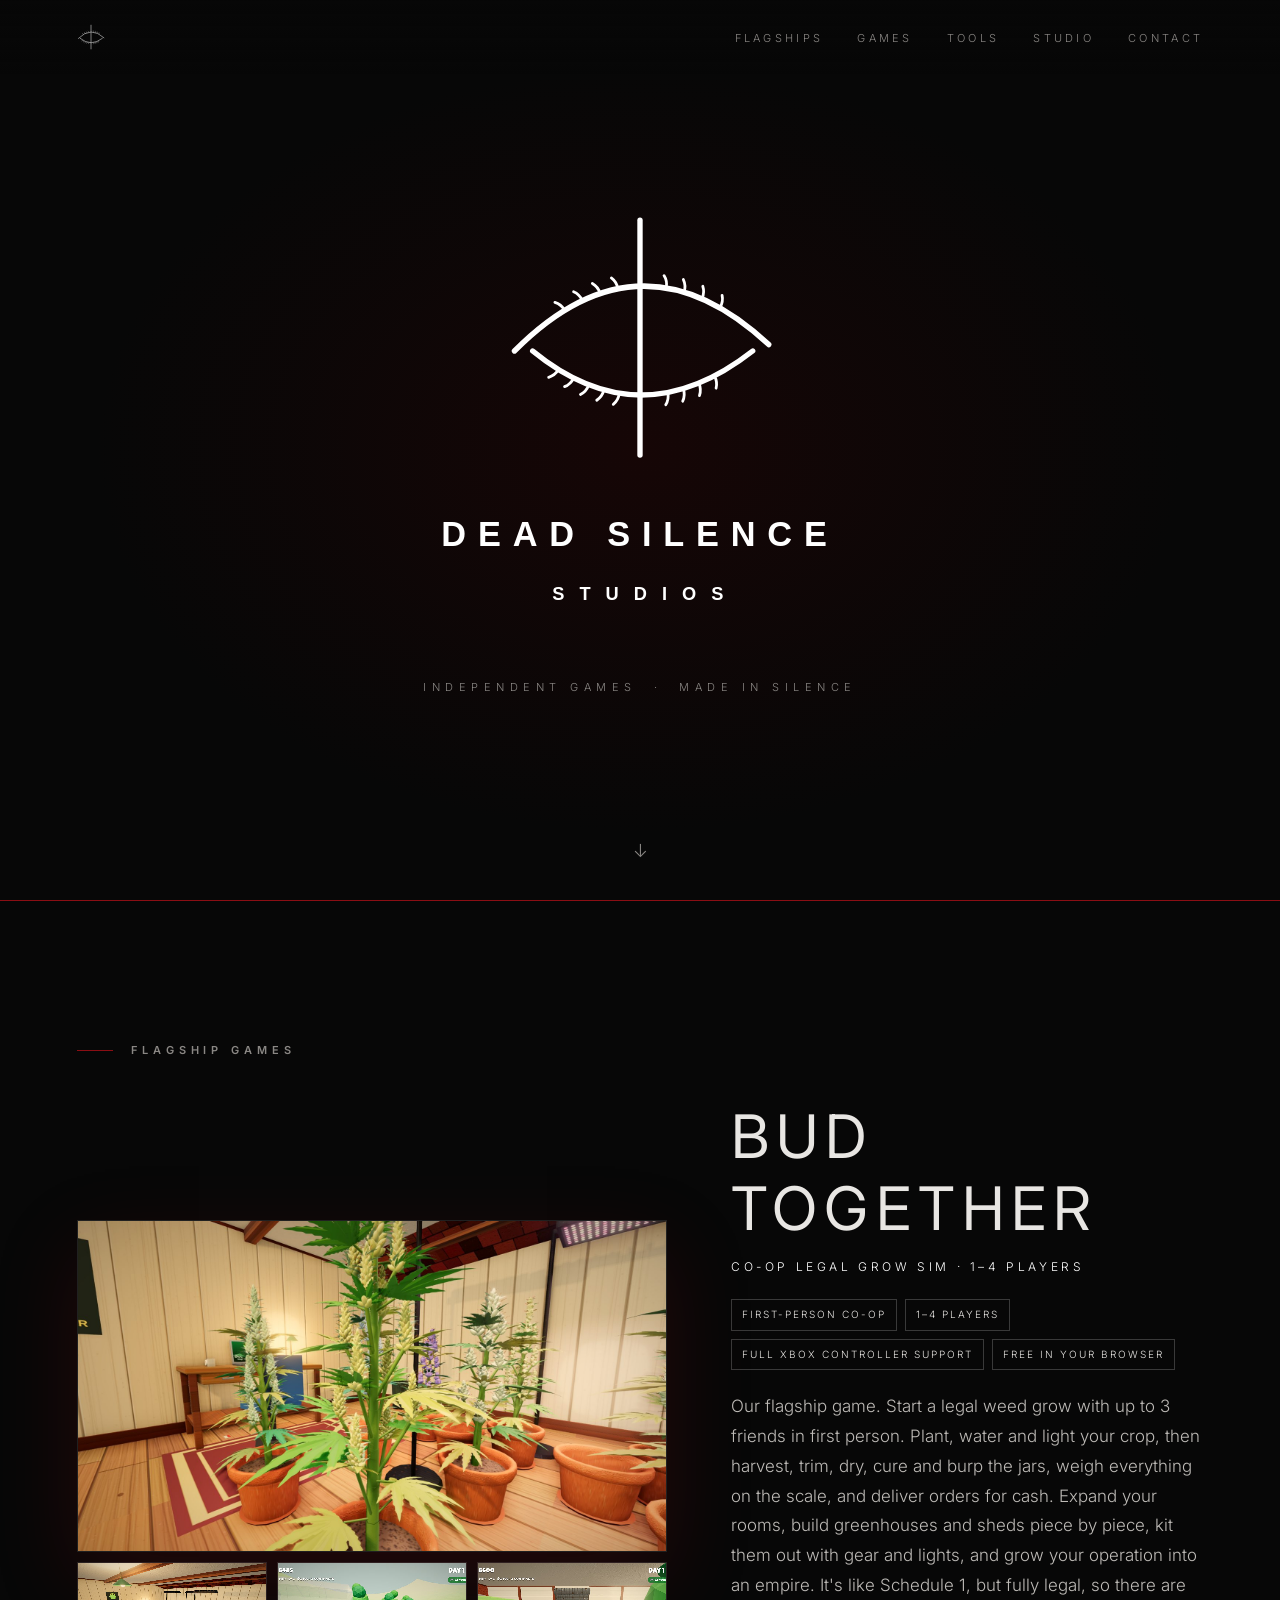
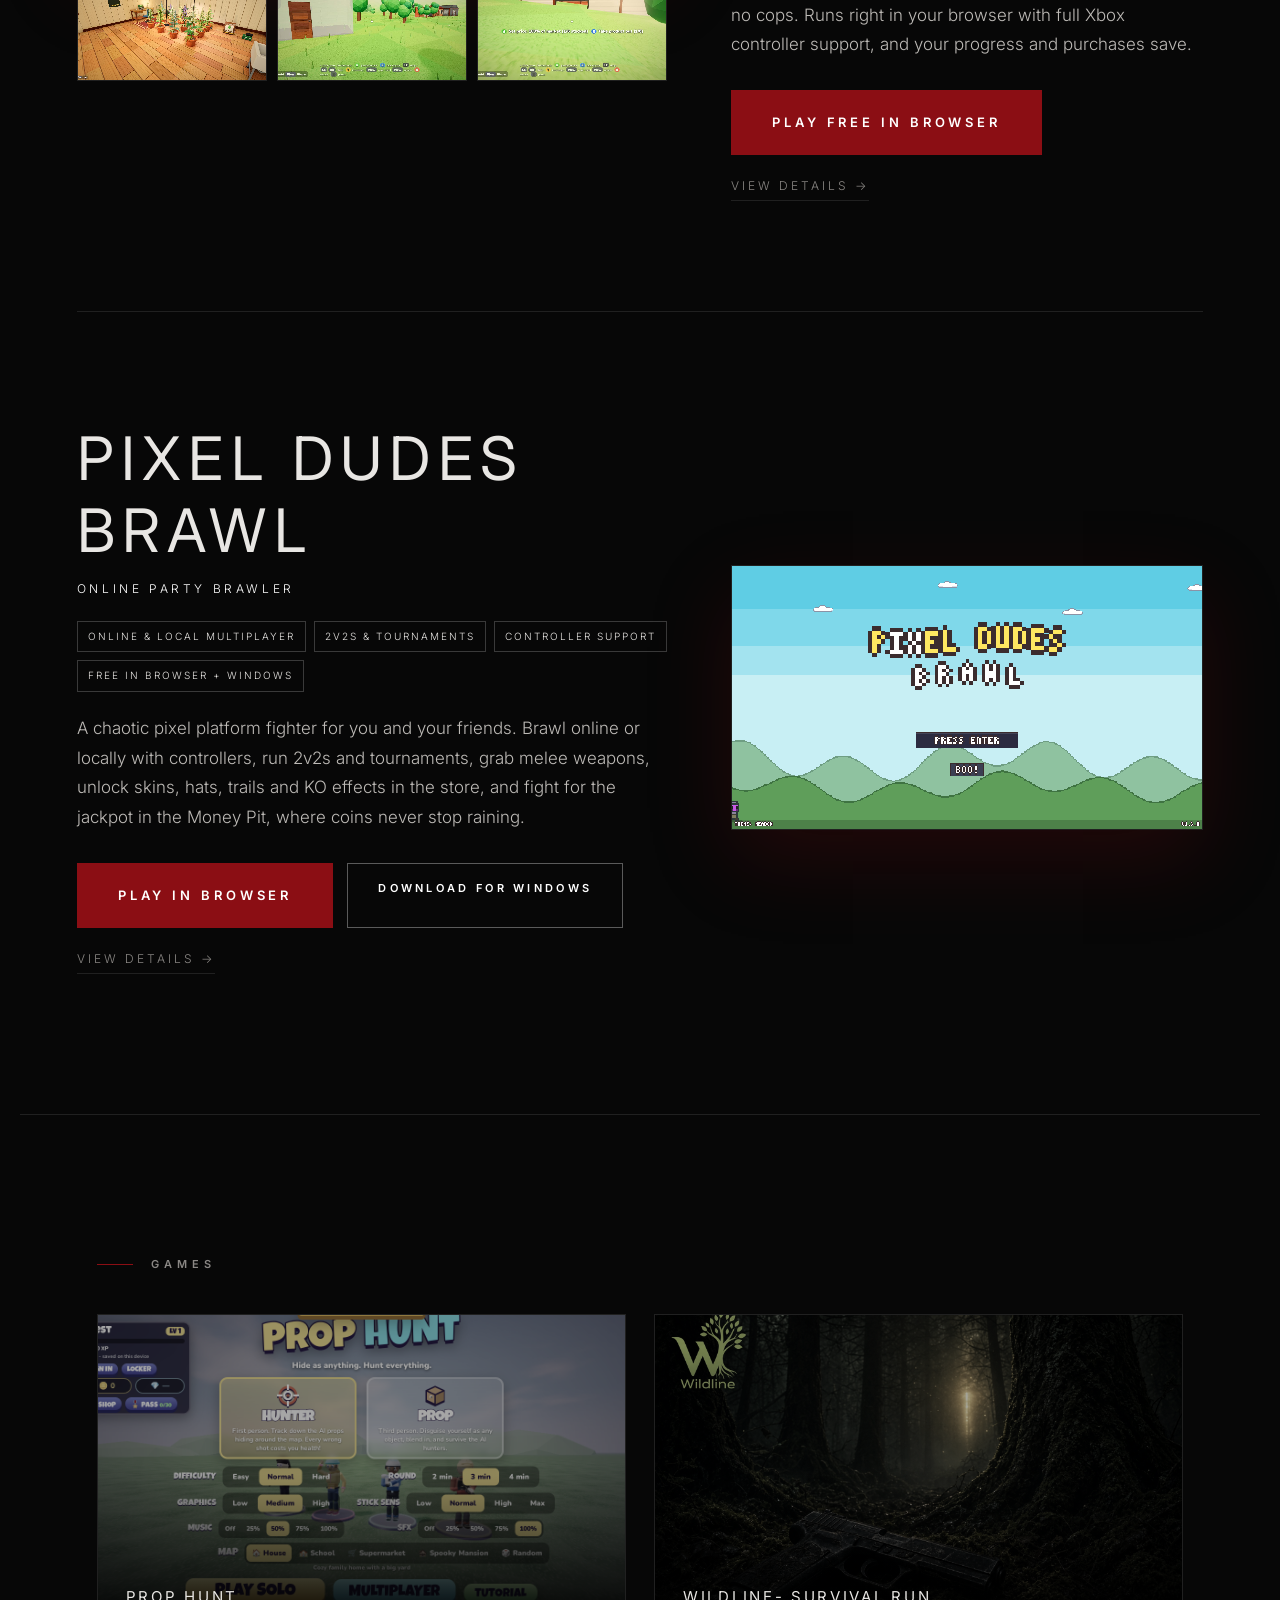
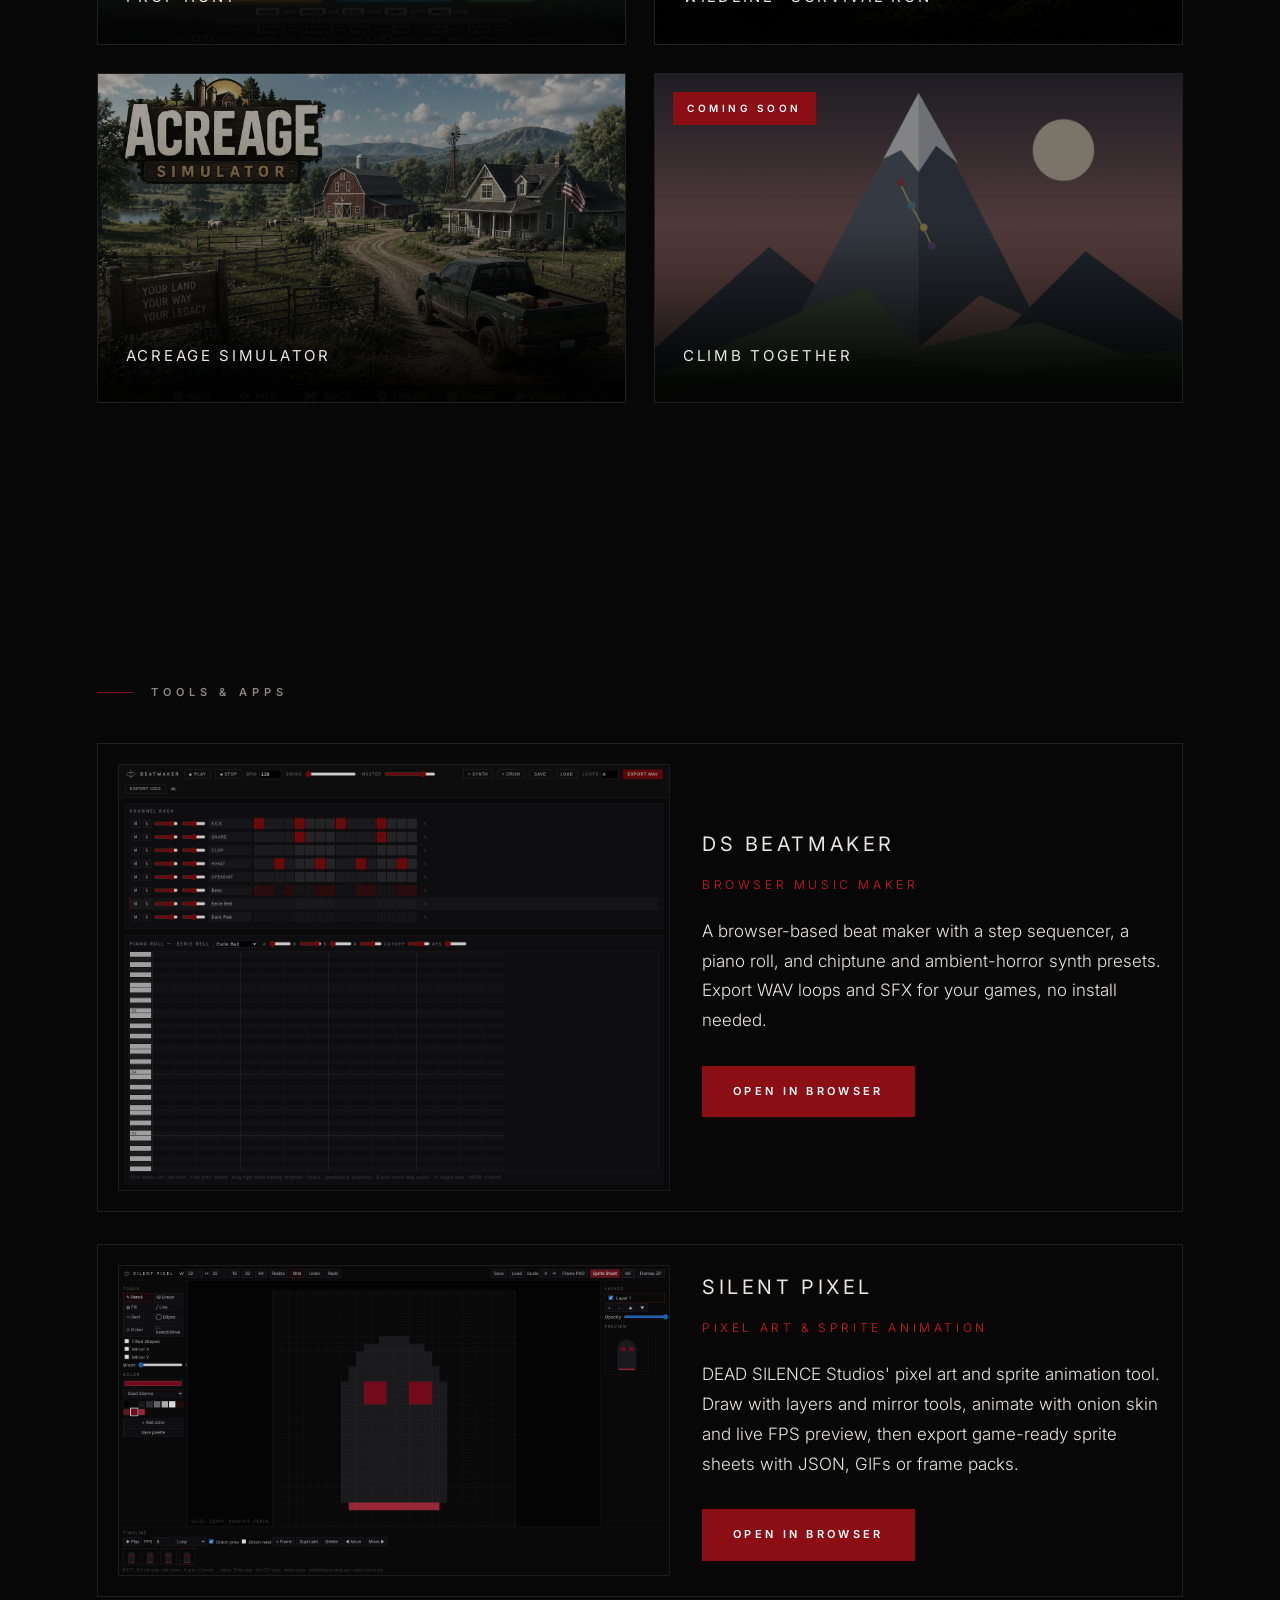
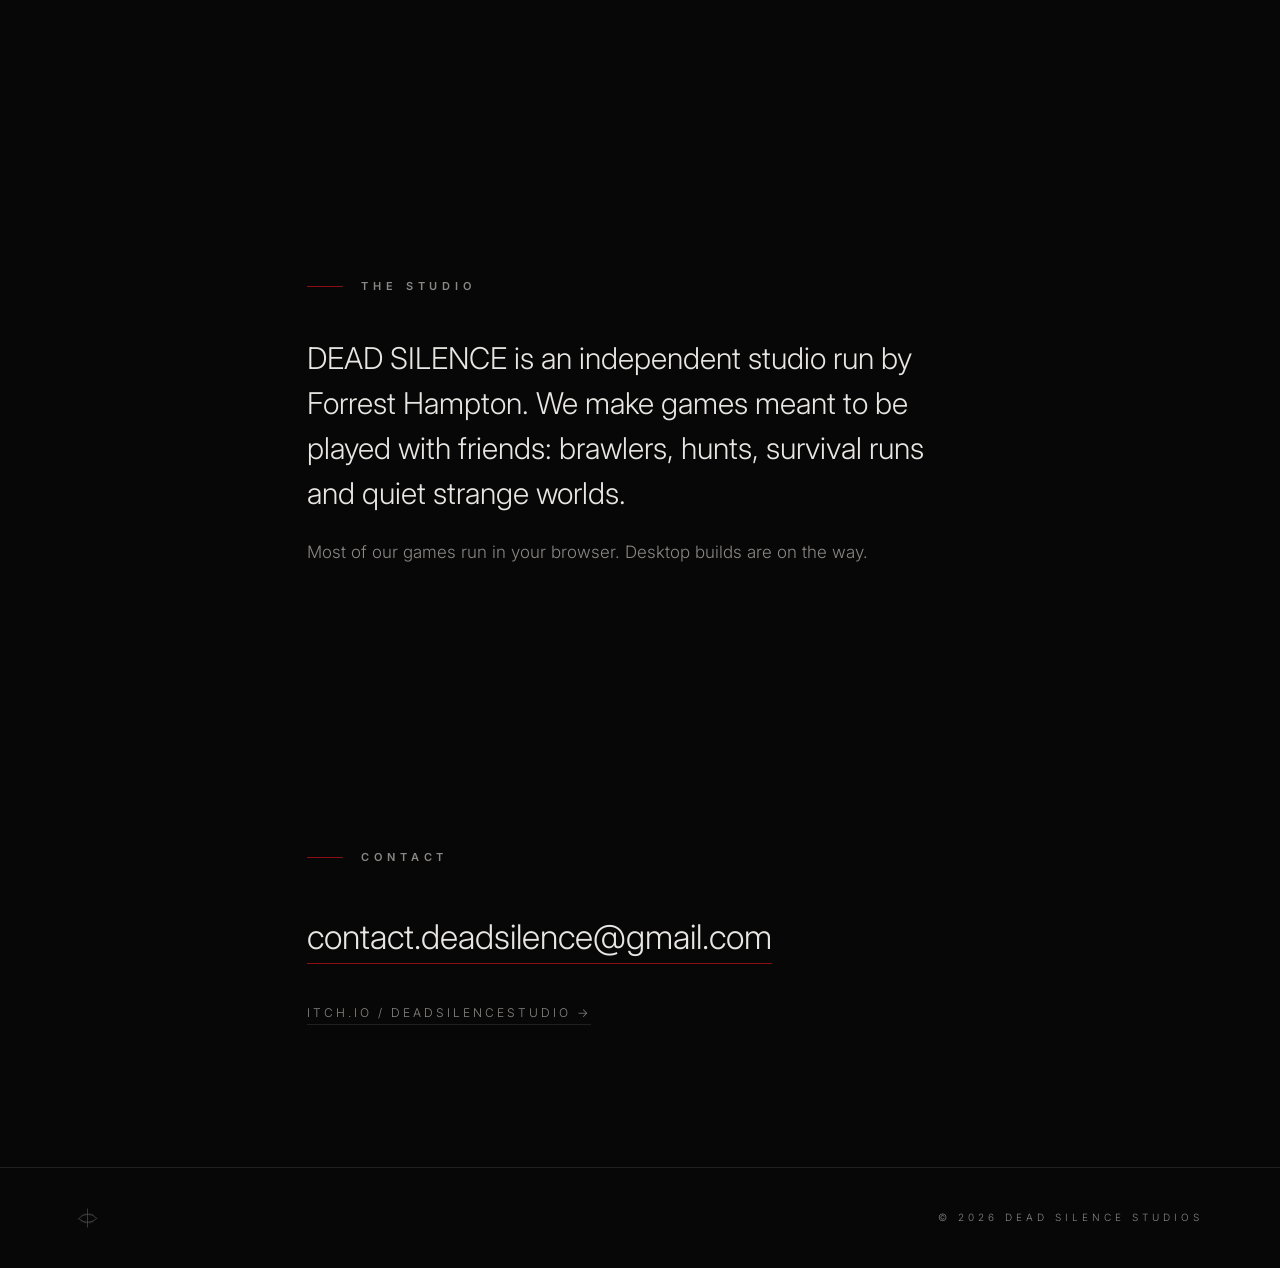
<file: index.html>
<!doctype html><html lang="en"><head><meta charset="utf-8"><meta name="viewport" content="width=device-width,initial-scale=1">
<title>DEAD SILENCE Studios</title><meta name="description" content="Independent games by DEAD SILENCE Studios. Flagship games: Bud Together, a free co-op grow sim, and Pixel Dudes Brawl, an online party brawler, both playable in your browser.">
<link rel="icon" href="img/favicon.svg" type="image/svg+xml"><link rel="icon" href="img/favicon.png" type="image/png">
<link rel="preconnect" href="https://fonts.googleapis.com"><link href="https://fonts.googleapis.com/css2?family=Inter:wght@300;400;600&display=swap" rel="stylesheet">
<link rel="stylesheet" href="style.css"></head><body>
<nav><a href="#top" class="mk"><img src="img/mark-white.svg" alt="DEAD SILENCE"></a><div><a href="#featured">Flagships</a><a href="#games">Games</a><a href="#tools">Tools</a><a href="#about">Studio</a><a href="#contact">Contact</a></div></nav>
<header id="top" class="hero"><div class="eye"><img src="img/logo-white.svg" alt="DEAD SILENCE Studios"></div><p class="tagline">Independent games &nbsp;·&nbsp; Made in silence</p><a href="#featured" class="cue" aria-label="Scroll">↓</a></header>
<section id="featured" class="flags"></section>
<section id="games"><h2 class="lbl">Games</h2><div class="grid" id="grid"></div></section>
<section id="tools"><h2 class="lbl">Tools &amp; Apps</h2><div class="tgrid" id="tgrid"></div></section>
<section id="about" class="narrow"><h2 class="lbl">The Studio</h2><p class="lead">DEAD SILENCE is an independent studio run by Forrest Hampton. We make games meant to be played with friends: brawlers, hunts, survival runs and quiet strange worlds.</p><p>Most of our games run in your browser. Desktop builds are on the way.</p></section>
<section id="contact" class="narrow"><h2 class="lbl">Contact</h2><a class="big" href="mailto:contact.deadsilence@gmail.com">contact.deadsilence@gmail.com</a><p><a class="ln" href="https://deadsilencestudio.itch.io" target="_blank" rel="noopener">itch.io / DeadSilenceStudio →</a></p></section>
<footer><img src="img/mark-white.svg" alt=""><span>© <span id="y"></span> DEAD SILENCE STUDIOS</span></footer>
<div id="modal" hidden><div class="box"><button class="x" aria-label="Close">✕</button><div id="mbody"></div></div></div>
<script src="games.js"></script><script src="app.js"></script></body></html>
</file>
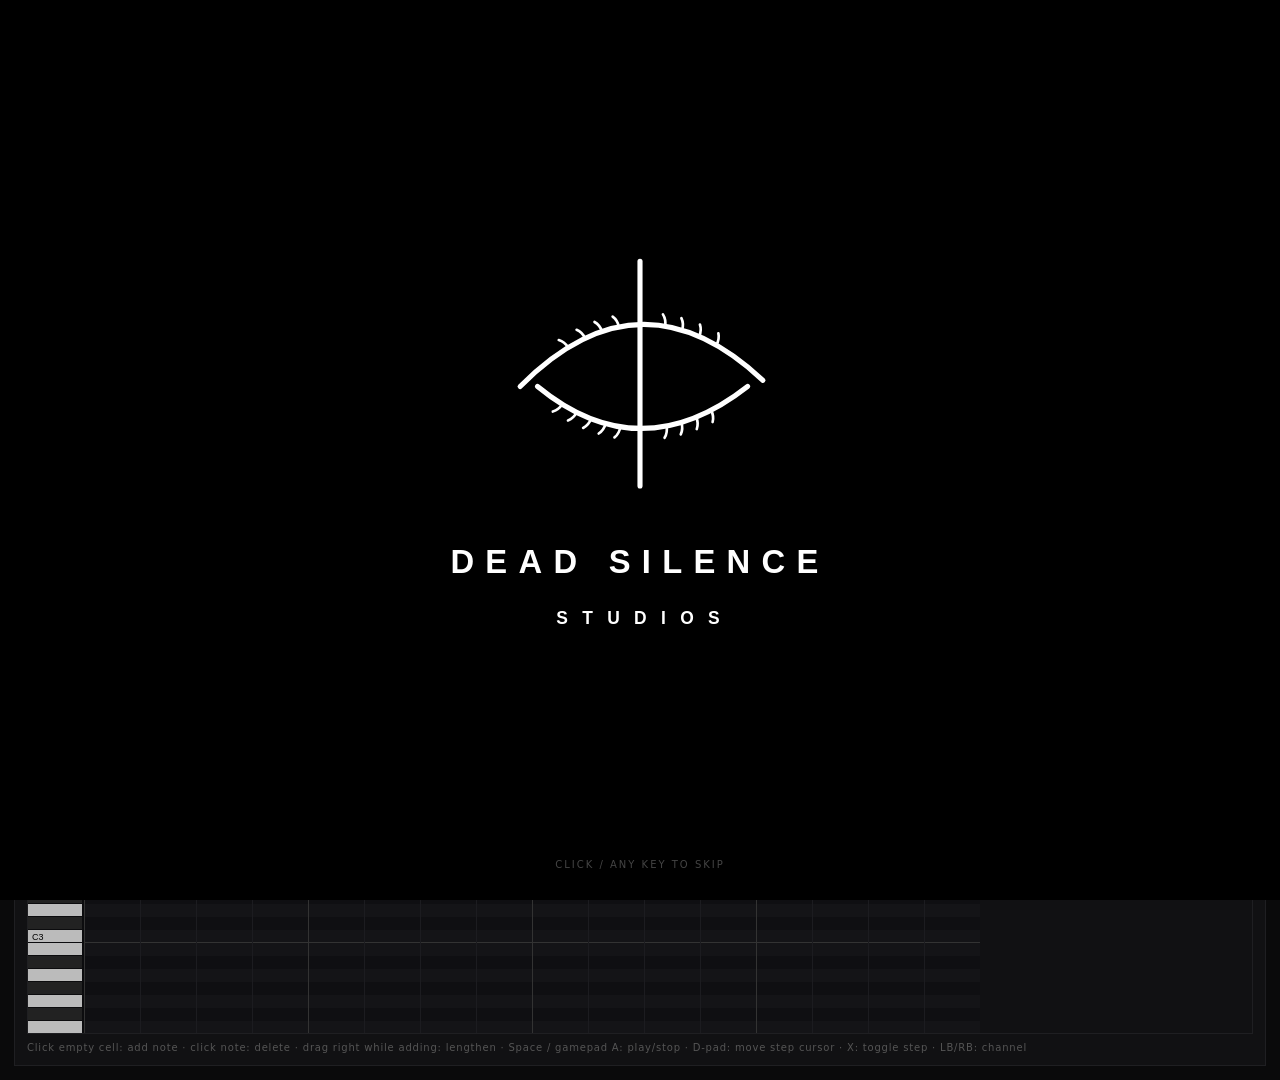
<file: tools/beatmaker/index.html>
<!DOCTYPE html><html><head><meta charset="utf-8"><title>DEAD SILENCE Studios — Beatmaker</title><link rel="icon" href="img/favicon.png"><link rel="stylesheet" href="style.css"></head>
<body>
<div id="splash"><img src="img/logo-white.svg" alt="DEAD SILENCE Studios"><small>click / any key to skip</small></div>
<header>
 <div class="logo"><img src="img/mark-white.svg" alt=""><span>BEATMAKER</span></div>
 <button id="play" title="Space">▶ Play</button><button id="stop">■ Stop</button>
 <label>BPM <input id="bpm" type="number" min="40" max="240" value="128"></label>
 <label>Swing <input id="swing" type="range" min="0" max="0.6" step="0.01" value="0"></label>
 <label>Master <input id="master" type="range" min="0" max="1" step="0.01" value="0.8"></label>
 <span class="sp"></span>
 <button id="addSynth">+ Synth</button><button id="addDrum">+ Drum</button>
 <button id="save">Save</button><button id="loadBtn">Load</button><input id="load" type="file" accept=".json" hidden>
 <label>Loops <input id="loops" type="number" min="1" max="32" value="4" style="width:44px"></label>
 <button id="export" class="acc">Export WAV</button><button id="exportOgg">Export OGG</button><span id="pad" title="Gamepad">🎮 –</span>
</header>
<main>
 <section id="rack"><h2>Channel Rack</h2><div id="channels"></div></section>
 <section id="roll"><h2>Piano Roll — <span id="rollName">select a synth channel</span>
  <select id="preset"><option value="saw">Saw Lead</option><option value="square">Square</option><option value="bass">Bass</option><option value="pad">Pad</option><optgroup label="Chiptune"><option value="pulse">Pulse 25%</option><option value="chipsq">Chip Square</option><option value="tri">Triangle</option><option value="noise">Noise</option></optgroup><optgroup label="Ambient Horror"><option value="darkpad">Dark Pad</option><option value="drone">Drone</option><option value="bell">Eerie Bell</option></optgroup></select>
  <span class="adsr">A<input data-k="a" type="range" min="0.001" max="2" step="0.001">D<input data-k="d" type="range" min="0.01" max="2" step="0.01">S<input data-k="s" type="range" min="0" max="1" step="0.01">R<input data-k="r" type="range" min="0.01" max="3" step="0.01">Cutoff<input data-k="cutoff" type="range" min="100" max="12000" step="10">Res<input data-k="q" type="range" min="0" max="20" step="0.1"></span></h2>
  <div class="rollwrap"><canvas id="pr" width="1000" height="540"></canvas></div>
  <p class="hint">Click empty cell: add note · click note: delete · drag right while adding: lengthen · Space / gamepad A: play/stop · D-pad: move step cursor · X: toggle step · LB/RB: channel</p>
 </section>
</main>
<script src="app.js"></script></body></html>
</file>
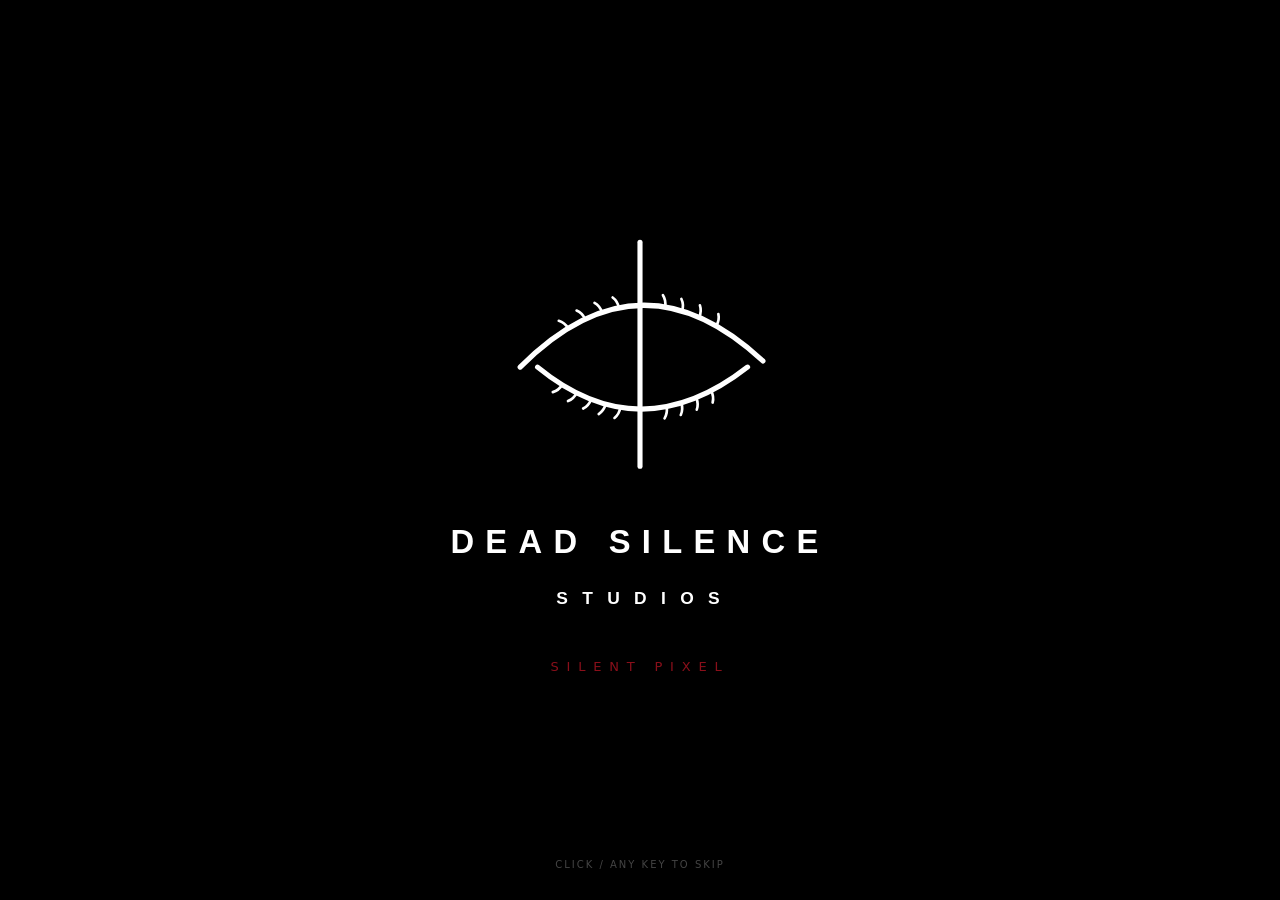
<file: tools/silentpixel/index.html>
<!DOCTYPE html><html><head><meta charset="utf-8"><title>DEAD SILENCE Studios — Silent Pixel</title><link rel="icon" href="img/favicon.png"><link rel="stylesheet" href="style.css"></head>
<body>
<div id="splash"><img src="img/logo-white.svg" alt="DEAD SILENCE Studios"><b>SILENT PIXEL</b><small>click / any key to skip</small></div>
<header>
 <div class="logo"><img src="img/mark-white.svg" alt=""><span>SILENT PIXEL</span></div>
 <label>W <input id="cw" type="number" min="8" max="256" value="32"></label><label>H <input id="ch" type="number" min="8" max="256" value="32"></label>
 <button data-sz="16">16</button><button data-sz="32">32</button><button data-sz="64">64</button><button id="resize">Resize</button>
 <button id="grid" class="on" title="G">Grid</button><button id="undo" title="Ctrl+Z">Undo</button><button id="redo" title="Ctrl+Y">Redo</button>
 <span class="sp"></span>
 <button id="save">Save</button><button id="loadBtn">Load</button><input id="load" type="file" accept=".json" hidden>
 <label>Scale <select id="scale"><option>1</option><option>2</option><option selected>4</option><option>8</option><option>16</option></select></label>
 <button id="exPng">Frame PNG</button><button id="exSheet" class="acc">Sprite Sheet</button><button id="exGif">GIF</button><button id="exZip">Frames ZIP</button>
</header>
<main>
 <aside id="tools"><h2>Tools</h2>
  <div class="tl">
   <button data-t="pencil" title="B">✎ Pencil</button><button data-t="eraser" title="E">⌫ Eraser</button><button data-t="fill" title="F">▧ Fill</button>
   <button data-t="line" title="L">╱ Line</button><button data-t="rect" title="R">▭ Rect</button><button data-t="ellipse" title="O">◯ Ellipse</button>
   <button data-t="picker" title="I">⊙ Picker</button><button data-t="select" title="M">⬚ Select/Move</button>
  </div>
  <label><input type="checkbox" id="filled"> Filled shapes</label>
  <label><input type="checkbox" id="mx"> Mirror X</label><label><input type="checkbox" id="my"> Mirror Y</label>
  <label>Brush <input id="brush" type="range" min="1" max="8" value="1"><span id="bv">1</span></label>
  <h2>Color</h2><input id="color" type="color" value="#b0001e">
  <select id="palSel"></select><div id="pal"></div>
  <button id="addCol">+ Add color</button><button id="savePal">Save palette</button>
 </aside>
 <section id="stage"><canvas id="cv"></canvas><div id="info"></div></section>
 <aside id="side"><h2>Layers</h2><div id="layers"></div>
  <div class="row"><button id="lAdd">+</button><button id="lDel">−</button><button id="lUp">▲</button><button id="lDn">▼</button></div>
  <label>Opacity <input id="lOp" type="range" min="0" max="1" step="0.05"></label>
  <h2>Preview</h2><canvas id="pv" width="128" height="128"></canvas>
 </aside>
</main>
<footer><h2>Timeline</h2>
 <div class="row"><button id="play" title="Enter">▶ Play</button><label>FPS <input id="fps" type="number" min="1" max="60" value="8"></label>
 <select id="mode"><option value="loop">Loop</option><option value="ping">Ping-pong</option></select>
 <label><input type="checkbox" id="onPrev" checked> Onion prev</label><label><input type="checkbox" id="onNext"> Onion next</label>
 <button id="fAdd">+ Frame</button><button id="fDup">Duplicate</button><button id="fDel">Delete</button><button id="fL">◀ Move</button><button id="fR">Move ▶</button></div>
 <div id="frames"></div>
 <p class="hint">B E F L R O I M tools · X/Y mirror · G grid · [ ] brush · , . frame · Enter play · Ctrl+Z/Y undo · wheel zoom · middle/space-drag pan · right-click erase</p>
</footer>
<script src="app.js"></script></body></html>
</file>
<file: style.css>
:root{--bg:#070707;--fg:#e8e6e3;--mu:#8a8784;--ln:#ffffff1a;--ac:#8b0e14}
*{box-sizing:border-box;margin:0;padding:0}html{scroll-behavior:smooth}body{background:var(--bg);color:var(--fg);font:300 17px/1.75 Inter,system-ui,sans-serif;-webkit-font-smoothing:antialiased}
a{color:inherit;text-decoration:none}img{display:block;max-width:100%}
nav{position:fixed;inset:0 0 auto;z-index:5;display:flex;justify-content:space-between;align-items:center;padding:22px 6%;background:linear-gradient(#070707e0,#0000)}
nav .mk img{height:26px;opacity:.9}nav div a{margin-left:34px;font-size:11px;letter-spacing:.3em;text-transform:uppercase;color:var(--mu);transition:color .3s}nav div a:hover{color:var(--fg)}
.lbl{font-size:11px;font-weight:600;letter-spacing:.45em;text-transform:uppercase;color:var(--mu);margin-bottom:40px;display:flex;align-items:center;gap:18px}.lbl::before{content:"";width:36px;height:1px;background:var(--ac)}
.hero{min-height:100vh;display:flex;flex-direction:column;align-items:center;justify-content:center;text-align:center;background:radial-gradient(ellipse at center,#160606 0,var(--bg) 60%);position:relative}
.eye img{width:min(440px,74vw);animation:in 2.6s ease-out both,flk 9s 3s infinite}
@keyframes in{from{opacity:0;filter:blur(8px);transform:scale(.97)}to{opacity:1;filter:none}}
@keyframes flk{0%,91%,100%{opacity:1}92%{opacity:.35}93%{opacity:1}95%{opacity:.6}96%{opacity:1}}
.tagline{margin-top:46px;font-size:11px;letter-spacing:.5em;text-transform:uppercase;color:var(--mu);animation:in 2s 1.6s both}
.cue{position:absolute;bottom:34px;color:var(--mu);font-size:18px;animation:in 2s 2.4s both}
section{max-width:1240px;margin:auto;padding:140px 6%;opacity:0;transform:translateY(24px);transition:1.1s cubic-bezier(.2,.7,.2,1)}section.in{opacity:1;transform:none}
.narrow{max-width:820px}.lead{font-size:clamp(22px,3vw,30px);line-height:1.5;color:var(--fg);margin-bottom:22px}#about p:not(.lead){color:var(--mu)}
.feat{display:grid;grid-template-columns:1.25fr 1fr;gap:64px;align-items:center;border-top:1px solid var(--ln)}
.fimg{overflow:hidden;border:1px solid var(--ln)}.fimg img{width:100%;aspect-ratio:16/9;object-fit:cover;image-rendering:pixelated;transition:transform 1.4s}.fimg:hover img{transform:scale(1.04)}
h3{font-weight:400;letter-spacing:.18em;text-transform:uppercase}.ftx h3{font-size:clamp(24px,3vw,34px);line-height:1.2}.tag{color:var(--ac);font-size:12px;letter-spacing:.3em;text-transform:uppercase;margin:12px 0 22px;filter:brightness(1.6)}.ftx p{color:#bdbab6}
.btn{display:inline-block;padding:15px 30px;font-size:11px;font-weight:600;letter-spacing:.3em;text-transform:uppercase;background:var(--ac);color:#fff;border:1px solid var(--ac);transition:.3s}.btn:hover{background:#b3121a}
.btn.ghost{background:none;border-color:#ffffff55}.btn.ghost:hover{border-color:#fff;background:#ffffff0d}
.acts{display:flex;flex-wrap:wrap;gap:14px;margin:30px 0 10px}small{color:var(--mu);font-size:12px;letter-spacing:.2em}
.ln{background:none;border:0;color:var(--mu);font:inherit;font-size:12px;letter-spacing:.25em;text-transform:uppercase;cursor:pointer;margin-top:20px;border-bottom:1px solid var(--ln);padding-bottom:4px;transition:.3s}.ln:hover{color:var(--fg);border-color:var(--ac)}
#games{border-top:1px solid var(--ln)}.grid{display:grid;grid-template-columns:repeat(3,1fr);gap:28px}
.card{position:relative;overflow:hidden;cursor:pointer;aspect-ratio:3/4;border:1px solid var(--ln);outline:0}
.card img{width:100%;height:100%;object-fit:cover;filter:grayscale(.5) brightness(.65);transition:transform 1.2s cubic-bezier(.2,.7,.2,1),filter .8s}
.card::after{content:"";position:absolute;inset:0;background:linear-gradient(0deg,#000e 5%,#0000 55%)}
.ci{position:absolute;left:0;right:0;bottom:0;padding:28px;z-index:1;transform:translateY(14px);transition:.6s}.ci h3{font-size:15px}.ci p{font-size:11px;letter-spacing:.3em;text-transform:uppercase;color:var(--mu);opacity:0;transition:.6s}
.card:hover img,.card:focus img{transform:scale(1.07);filter:none}.card:hover .ci,.card:focus .ci{transform:none}.card:hover .ci p,.card:focus .ci p{opacity:1}.card:focus{border-color:var(--ac)}
.big{font-size:clamp(20px,3.4vw,34px);font-weight:300;border-bottom:1px solid var(--ac);padding-bottom:6px;word-break:break-all}#contact p{margin-top:30px}
footer{display:flex;justify-content:space-between;align-items:center;padding:40px 6%;border-top:1px solid var(--ln);font-size:10px;letter-spacing:.4em;color:var(--mu)}footer img{height:20px;opacity:.5}
#modal{position:fixed;inset:0;z-index:9;background:#000000eb;display:flex;justify-content:center;align-items:flex-start;overflow:auto;padding:6vh 5%;animation:in .4s both}#modal[hidden]{display:none}
.box{position:relative;max-width:980px;width:100%}.box h2{font-weight:300;font-size:clamp(28px,4vw,46px);letter-spacing:.14em;text-transform:uppercase;margin-bottom:34px}.box .lbl{margin-bottom:14px}.box>div>p{color:#bdbab6;max-width:720px}
.x{position:fixed;top:24px;right:5%;background:none;border:0;color:var(--fg);font-size:22px;cursor:pointer;z-index:2}
.shots{display:grid;grid-auto-flow:column;grid-auto-columns:min(78%,640px);gap:16px;overflow-x:auto;scroll-snap-type:x mandatory;margin-bottom:34px}.shots img{width:100%;aspect-ratio:16/10;object-fit:cover;scroll-snap-align:start;border:1px solid var(--ln)}
@media(max-width:860px){.feat{grid-template-columns:1fr;gap:36px}.grid{grid-template-columns:1fr}.card{aspect-ratio:4/3}.ci p{opacity:1}section{padding:96px 6%}nav div a{margin-left:16px;font-size:9px;letter-spacing:.2em}}
@media(prefers-reduced-motion:reduce){*{animation:none!important;transition:none!important}section{opacity:1;transform:none}}
.more{display:block}small{display:block}
.oth{margin-top:6px}.oth a{border-bottom:1px solid var(--ln)}.oth a:hover{color:var(--fg)}
.grid{grid-template-columns:repeat(2,1fr)}.card{aspect-ratio:16/10}
.badge{display:inline-block;background:var(--ac);color:#fff;font-size:10px;font-weight:600;letter-spacing:.35em;text-transform:uppercase;padding:8px 14px}.badge.abs{position:absolute;top:18px;left:18px;z-index:2}.acts .ln{margin-top:0;align-self:center}
@media(max-width:860px){.grid{grid-template-columns:1fr}.card{aspect-ratio:4/3}}
.tgrid{display:grid;gap:2rem}
.tool{display:grid;grid-template-columns:minmax(0,1.2fr) minmax(0,1fr);gap:2rem;align-items:center;border:1px solid var(--ln);padding:1.25rem}
.tool .timg img{width:100%;display:block;border:1px solid var(--ln);filter:grayscale(.3) brightness(.85);transition:filter .6s}
.tool:hover .timg img{filter:none}.tool:hover{border-color:var(--ac)}
.tool h3{margin:0 0 .3rem}
@media(max-width:760px){.tool{grid-template-columns:1fr}}

.flag{max-width:1400px;border-top:1px solid var(--ac)}.flag .fimg{border:0;overflow:visible}.flag .fimg>img{image-rendering:auto;border:1px solid var(--ln);box-shadow:0 30px 80px #8b0e1433}
.fth{display:grid;grid-template-columns:repeat(3,1fr);gap:10px;margin-top:10px}.fth img{aspect-ratio:16/10;object-fit:cover;border:1px solid var(--ln)}
.flag .ftx h3{font-size:clamp(34px,5vw,60px);letter-spacing:.12em}.flag .btn:first-child{padding:20px 40px;font-size:13px;box-shadow:0 0 0 0 #8b0e1488;animation:pulse 2.4s infinite}
@keyframes pulse{70%{box-shadow:0 0 0 16px #8b0e1400}100%{box-shadow:0 0 0 0 #8b0e1400}}
.chips{list-style:none;display:flex;flex-wrap:wrap;gap:8px;margin:0 0 22px}.chips li{font-size:10px;letter-spacing:.2em;text-transform:uppercase;border:1px solid #ffffff33;padding:6px 10px;color:var(--fg)}
@media(max-width:860px){.flag .btn:first-child{display:block;text-align:center;width:100%}}

.flags{max-width:1400px;border-top:1px solid var(--ac)}.flags .feat{padding:0;margin:0 auto;border-top:0}.flags .feat+.feat{margin-top:110px;padding-top:110px;border-top:1px solid var(--ln)}
.flags .feat.px .fimg>img{image-rendering:pixelated}.flags .feat:nth-of-type(even) .fimg{order:2}
@media(max-width:860px){.flags .feat:nth-of-type(even) .fimg{order:0}.flags .feat+.feat{margin-top:64px;padding-top:64px}}
</file>
<file: tools/beatmaker/style.css>
*{box-sizing:border-box}body{margin:0;background:#0a0a0b;color:#c9c9cc;font:13px Inter,system-ui,"Segoe UI",Arial,sans-serif;user-select:none}
#splash{position:fixed;inset:0;background:#000;display:flex;flex-direction:column;align-items:center;justify-content:center;z-index:99;transition:opacity .6s}
#splash img{width:min(420px,60vw);opacity:0;animation:fi 1.2s ease forwards}#splash small{position:absolute;bottom:30px;color:#444;letter-spacing:.2em;text-transform:uppercase;font-size:10px}
@keyframes fi{to{opacity:1}}#splash.out{opacity:0;pointer-events:none}
header{display:flex;gap:12px;align-items:center;padding:10px 16px;background:#0f0f11;border-bottom:1px solid #222;flex-wrap:wrap}
.logo{display:flex;align-items:center;gap:10px}.logo img{height:26px}.logo span{letter-spacing:.35em;font-size:11px;color:#eee}
.sp{flex:1}label{letter-spacing:.15em;text-transform:uppercase;font-size:10px;color:#888;display:flex;gap:6px;align-items:center}
button{background:transparent;color:#ddd;border:1px solid #333;border-radius:2px;padding:6px 11px;cursor:pointer;letter-spacing:.12em;text-transform:uppercase;font-size:10px}
button:hover{border-color:#8b0000;color:#fff}button.acc,#play.on{background:#8b0000;border-color:#8b0000;color:#fff}
input[type=number]{width:56px;background:#000;color:#fff;border:1px solid #333;padding:3px}input[type=range]{accent-color:#a40000}
select{background:#000;color:#ddd;border:1px solid #333;text-transform:none;letter-spacing:0}
main{padding:14px;display:flex;flex-direction:column;gap:14px}section{background:#111113;border:1px solid #1f1f22;padding:12px}
h2{margin:0 0 10px;font-size:10px;color:#999;font-weight:500;letter-spacing:.3em;text-transform:uppercase;display:flex;gap:12px;align-items:center;flex-wrap:wrap}
.ch{display:flex;align-items:center;gap:6px;margin:2px 0;padding:3px;border-left:2px solid transparent}.ch.sel{background:#18181b;border-left-color:#a40000}
.ch .nm{width:110px;padding:5px 7px;background:#1a1a1d;cursor:pointer;overflow:hidden;white-space:nowrap;font-size:11px;letter-spacing:.05em}
.ch .nm.synth{color:#ddd}.ch .nm.drum{color:#aaa}
.ms{width:22px;padding:3px 0}.ms.on{background:#8b0000;color:#fff}.ms.s.on{background:#ddd;color:#000}
.ch input[type=range]{width:60px}.steps{display:flex;gap:2px}
.st{width:24px;height:26px;background:#1e1e22;cursor:pointer;border:1px solid #2a2a2e}.st.alt{background:#2a2a30}
.st.on{background:#a40000;border-color:#d00;box-shadow:0 0 8px #a0000088}.st.cur{outline:1px solid #fff}.st.dis{opacity:.3;cursor:default}.st.pad{outline:2px dashed #d00}
.x{border:none;color:#555}.rollwrap{overflow:auto;max-height:560px;border:1px solid #1f1f22}canvas{display:block;cursor:crosshair}
.adsr{display:flex;gap:4px;align-items:center;font-size:9px}.adsr input{width:56px}.hint{color:#555;margin:8px 0 0;font-size:10px;letter-spacing:.08em}
#pad{font-size:11px;color:#555}#pad.on{color:#d00}
</file>
<file: tools/silentpixel/style.css>
*{box-sizing:border-box}body{margin:0;background:#0a0a0b;color:#c9c9cc;font:13px Inter,system-ui,"Segoe UI",Arial,sans-serif;user-select:none;height:100vh;display:flex;flex-direction:column;overflow:hidden}
#splash{position:fixed;inset:0;background:#000;display:flex;flex-direction:column;align-items:center;justify-content:center;z-index:99;transition:opacity .6s}
#splash img{width:min(420px,60vw);opacity:0;animation:fi 1.2s ease forwards}#splash b{margin-top:24px;letter-spacing:.6em;font-weight:300;color:#8a0f1a;opacity:0;animation:fi 1.2s .5s ease forwards}
#splash small{position:absolute;bottom:30px;color:#444;letter-spacing:.2em;text-transform:uppercase;font-size:10px}
@keyframes fi{to{opacity:1}}#splash.out{opacity:0;pointer-events:none}
header{display:flex;gap:6px;align-items:center;padding:8px 12px;border-bottom:1px solid #1c1c1f;flex-wrap:wrap}
.logo{display:flex;align-items:center;gap:8px;margin-right:10px}.logo img{height:20px}.logo span{letter-spacing:.35em;font-size:11px;color:#eee}
.sp{flex:1}h2{font-size:10px;letter-spacing:.3em;text-transform:uppercase;color:#777;font-weight:500;margin:12px 0 6px}
button,select,input[type=number]{background:#121214;color:#c9c9cc;border:1px solid #26262a;padding:4px 8px;font:inherit;font-size:12px;cursor:pointer}
input[type=number]{width:52px}button:hover{border-color:#555}button.on,.acc{border-color:#8a0f1a;color:#fff;background:#1a0a0c}.acc{background:#8a0f1a}
main{flex:1;display:flex;min-height:0}aside{width:200px;padding:4px 12px;border-right:1px solid #1c1c1f;overflow:auto}#side{border-right:0;border-left:1px solid #1c1c1f}
aside label{display:flex;align-items:center;gap:6px;margin:4px 0}.tl{display:grid;grid-template-columns:1fr 1fr;gap:4px}.tl button{text-align:left}
#pal{display:grid;grid-template-columns:repeat(8,1fr);gap:2px;margin:6px 0}#pal div{aspect-ratio:1;border:1px solid #222;cursor:pointer}#pal div.sel{outline:2px solid #fff}
#color{width:100%;height:28px;background:none;border:1px solid #26262a}aside>button,aside>select{width:100%;margin:2px 0}
#stage{flex:1;position:relative;background:#050506;overflow:hidden}#cv{position:absolute;inset:0;width:100%;height:100%;cursor:crosshair}
#info{position:absolute;left:10px;bottom:8px;color:#555;font-size:11px;letter-spacing:.1em}
#layers div{display:flex;gap:6px;align-items:center;padding:4px 6px;border:1px solid #1c1c1f;margin:2px 0;cursor:pointer}#layers div.sel{border-color:#8a0f1a}
#layers span{flex:1}.row{display:flex;gap:4px;flex-wrap:wrap;align-items:center}#pv{width:128px;height:128px;image-rendering:pixelated;background:#111;border:1px solid #1c1c1f}
footer{border-top:1px solid #1c1c1f;padding:0 12px 6px}#frames{display:flex;gap:6px;overflow-x:auto;padding:6px 0}
#frames canvas{width:48px;height:48px;image-rendering:pixelated;border:1px solid #26262a;background:#151517;cursor:pointer}#frames canvas.sel{border-color:#8a0f1a}
.hint{color:#555;font-size:11px;margin:2px 0}
</file>
